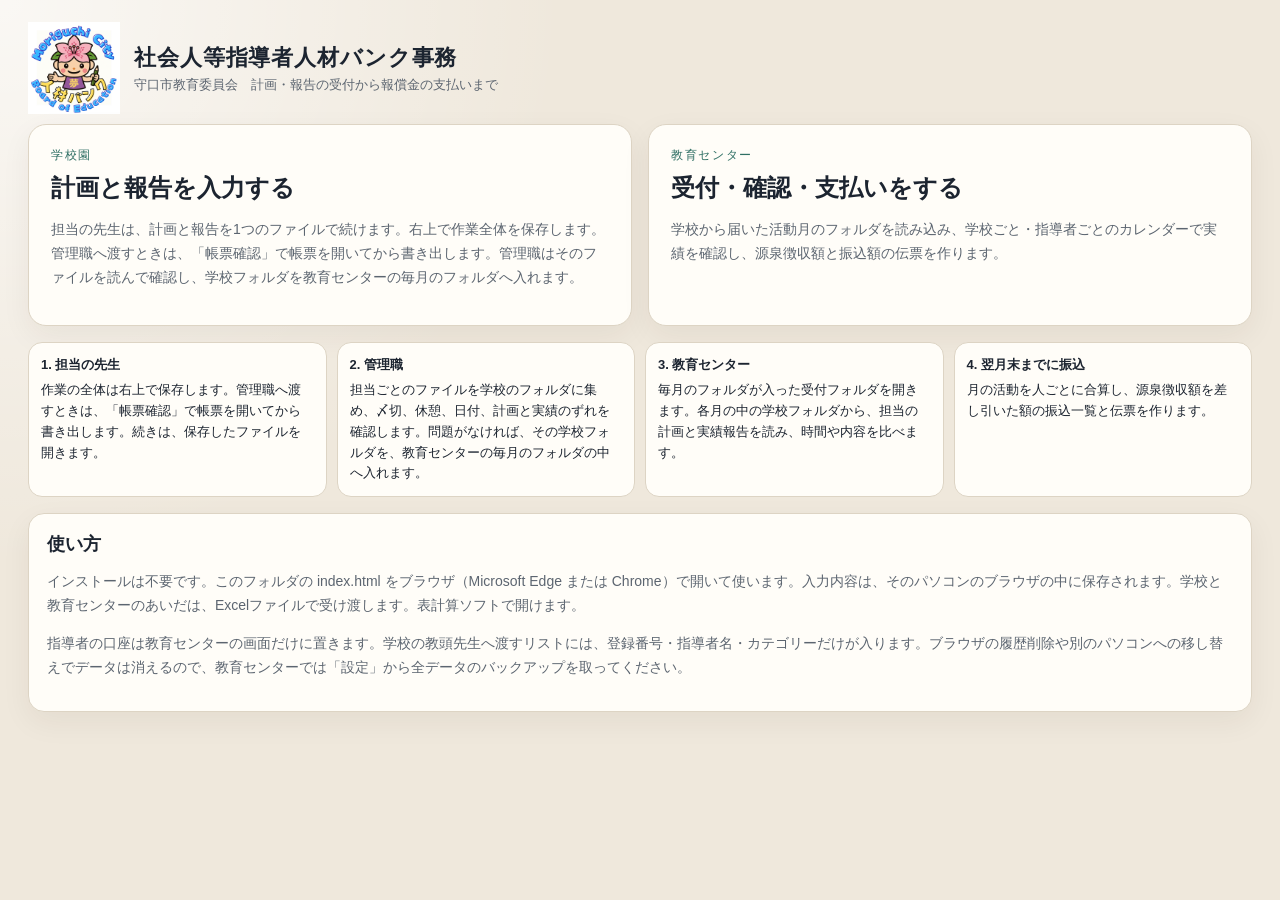
<file: index.html>
<!DOCTYPE html>
<html lang="ja">
<head>
  <meta charset="UTF-8">
  <meta name="viewport" content="width=device-width, initial-scale=1">
  <title>守口市社会人等指導者人材バンク事務</title>
  <link rel="stylesheet" href="css/app.css">
</head>
<body>
  <header class="site-header">
    <div class="brand">
      <img class="seal" src="logo/人材バンクLogo.png" alt="守口市教育委員会の人材バンクのロゴ">
      <div>
        <h1>社会人等指導者人材バンク事務</h1>
        <p>守口市教育委員会　計画・報告の受付から報償金の支払いまで</p>
      </div>
    </div>
  </header>
  <main class="wrap">
    <section class="home-grid">
      <a class="home-card" href="school.html">
        <div class="kicker">学校園</div>
        <h2>計画と報告を入力する</h2>
        <p class="lead">担当の先生は、計画と報告を1つのファイルで続けます。右上で作業全体を保存します。管理職へ渡すときは、「帳票確認」で帳票を開いてから書き出します。管理職はそのファイルを読んで確認し、学校フォルダを教育センターの毎月のフォルダへ入れます。</p>
      </a>
      <a class="home-card" href="center.html">
        <div class="kicker">教育センター</div>
        <h2>受付・確認・支払いをする</h2>
        <p class="lead">学校から届いた活動月のフォルダを読み込み、学校ごと・指導者ごとのカレンダーで実績を確認し、源泉徴収額と振込額の伝票を作ります。</p>
      </a>
    </section>

    <div class="steps">
      <div class="step"><b>1. 担当の先生</b>作業の全体は右上で保存します。管理職へ渡すときは、「帳票確認」で帳票を開いてから書き出します。続きは、保存したファイルを開きます。</div>
      <div class="step"><b>2. 管理職</b>担当ごとのファイルを学校のフォルダに集め、〆切、休憩、日付、計画と実績のずれを確認します。問題がなければ、その学校フォルダを、教育センターの毎月のフォルダの中へ入れます。</div>
      <div class="step"><b>3. 教育センター</b>毎月のフォルダが入った受付フォルダを開きます。各月の中の学校フォルダから、担当の計画と実績報告を読み、時間や内容を比べます。</div>
      <div class="step"><b>4. 翌月末までに振込</b>月の活動を人ごとに合算し、源泉徴収額を差し引いた額の振込一覧と伝票を作ります。</div>
    </div>

    <section class="panel" style="margin-top:16px">
      <h2>使い方</h2>
      <p class="lead">インストールは不要です。このフォルダの index.html をブラウザ（Microsoft Edge または Chrome）で開いて使います。入力内容は、そのパソコンのブラウザの中に保存されます。学校と教育センターのあいだは、Excelファイルで受け渡します。表計算ソフトで開けます。</p>
      <p class="lead">指導者の口座は教育センターの画面だけに置きます。学校の教頭先生へ渡すリストには、登録番号・指導者名・カテゴリーだけが入ります。ブラウザの履歴削除や別のパソコンへの移し替えでデータは消えるので、教育センターでは「設定」から全データのバックアップを取ってください。</p>
    </section>
  </main>
</body>
</html>
</file>
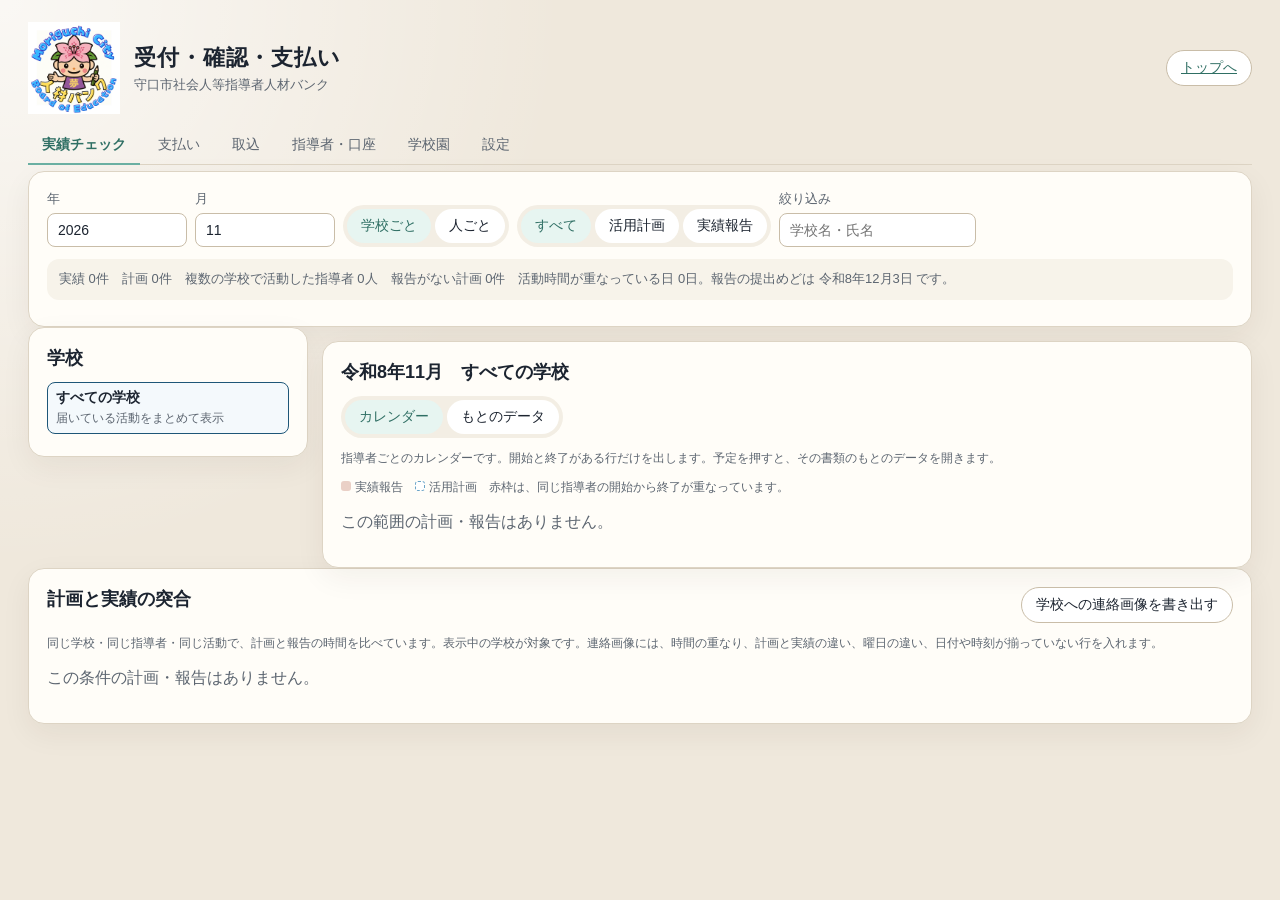
<file: center.html>
<!DOCTYPE html>
<html lang="ja">
<head>
  <meta charset="UTF-8">
  <meta name="viewport" content="width=device-width, initial-scale=1">
  <title>教育センター｜人材バンク事務</title>
  <link rel="stylesheet" href="css/app.css">
</head>
<body>
  <header class="site-header">
    <div class="brand">
      <img class="seal" src="logo/人材バンクLogo.png" alt="守口市教育委員会の人材バンクのロゴ">
      <div>
        <h1>受付・確認・支払い</h1>
        <p>守口市社会人等指導者人材バンク</p>
      </div>
    </div>
    <div class="header-links">
      <a class="btn" href="index.html">トップへ</a>
    </div>
  </header>
  <main class="wrap">
    <nav class="tabs" id="tabs"></nav>
    <div id="app"></div>
  </main>
  <script src="js/core.js"></script>
  <script src="js/xlsx.full.min.js"></script>
  <script src="js/center.js"></script>
</body>
</html>
</file>
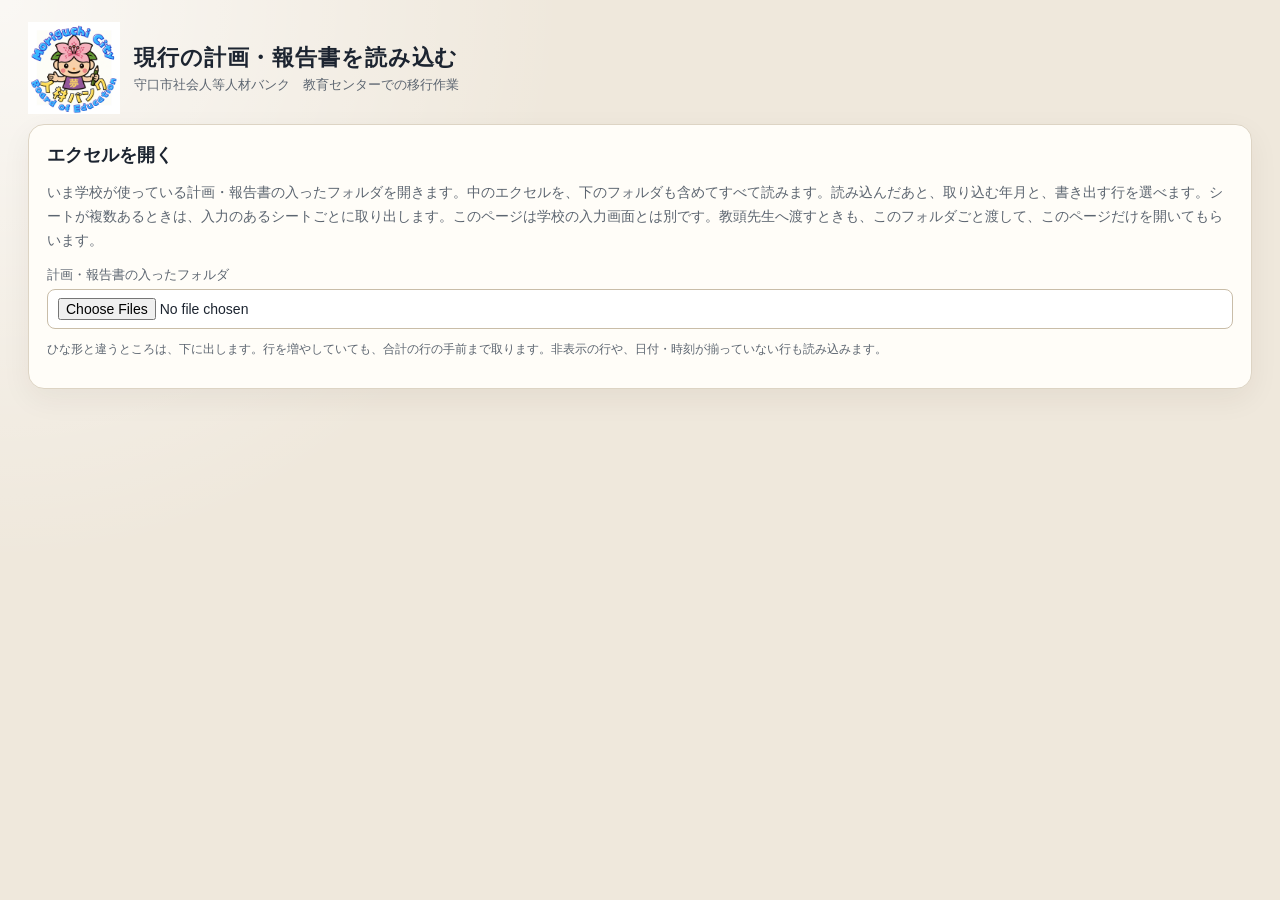
<file: legacy.html>
<!DOCTYPE html>
<html lang="ja">
<head>
  <meta charset="UTF-8">
  <meta name="viewport" content="width=device-width, initial-scale=1">
  <title>現行の計画・報告書を読み込む</title>
  <link rel="stylesheet" href="css/app.css">
</head>
<body>
  <header class="site-header">
    <div class="brand">
      <img class="seal" src="logo/人材バンクLogo.png" alt="守口市教育委員会の人材バンクのロゴ">
      <div>
        <h1>現行の計画・報告書を読み込む</h1>
        <p>守口市社会人等人材バンク　教育センターでの移行作業</p>
      </div>
    </div>
  </header>
  <main class="wrap">
    <section class="panel">
      <h2>エクセルを開く</h2>
      <p class="lead">いま学校が使っている計画・報告書の入ったフォルダを開きます。中のエクセルを、下のフォルダも含めてすべて読みます。読み込んだあと、取り込む年月と、書き出す行を選べます。シートが複数あるときは、入力のあるシートごとに取り出します。このページは学校の入力画面とは別です。教頭先生へ渡すときも、このフォルダごと渡して、このページだけを開いてもらいます。</p>
      <label class="field">計画・報告書の入ったフォルダ<input id="legacy-folder" type="file" webkitdirectory directory multiple></label>
      <p id="legacy-status" class="small"></p>
      <p class="small">ひな形と違うところは、下に出します。行を増やしていても、合計の行の手前まで取ります。非表示の行や、日付・時刻が揃っていない行も読み込みます。</p>
    </section>
    <div id="app"></div>
  </main>
  <script src="js/core.js"></script>
  <script src="js/xlsx.full.min.js"></script>
  <script src="js/legacy.js"></script>
</body>
</html>
</file>
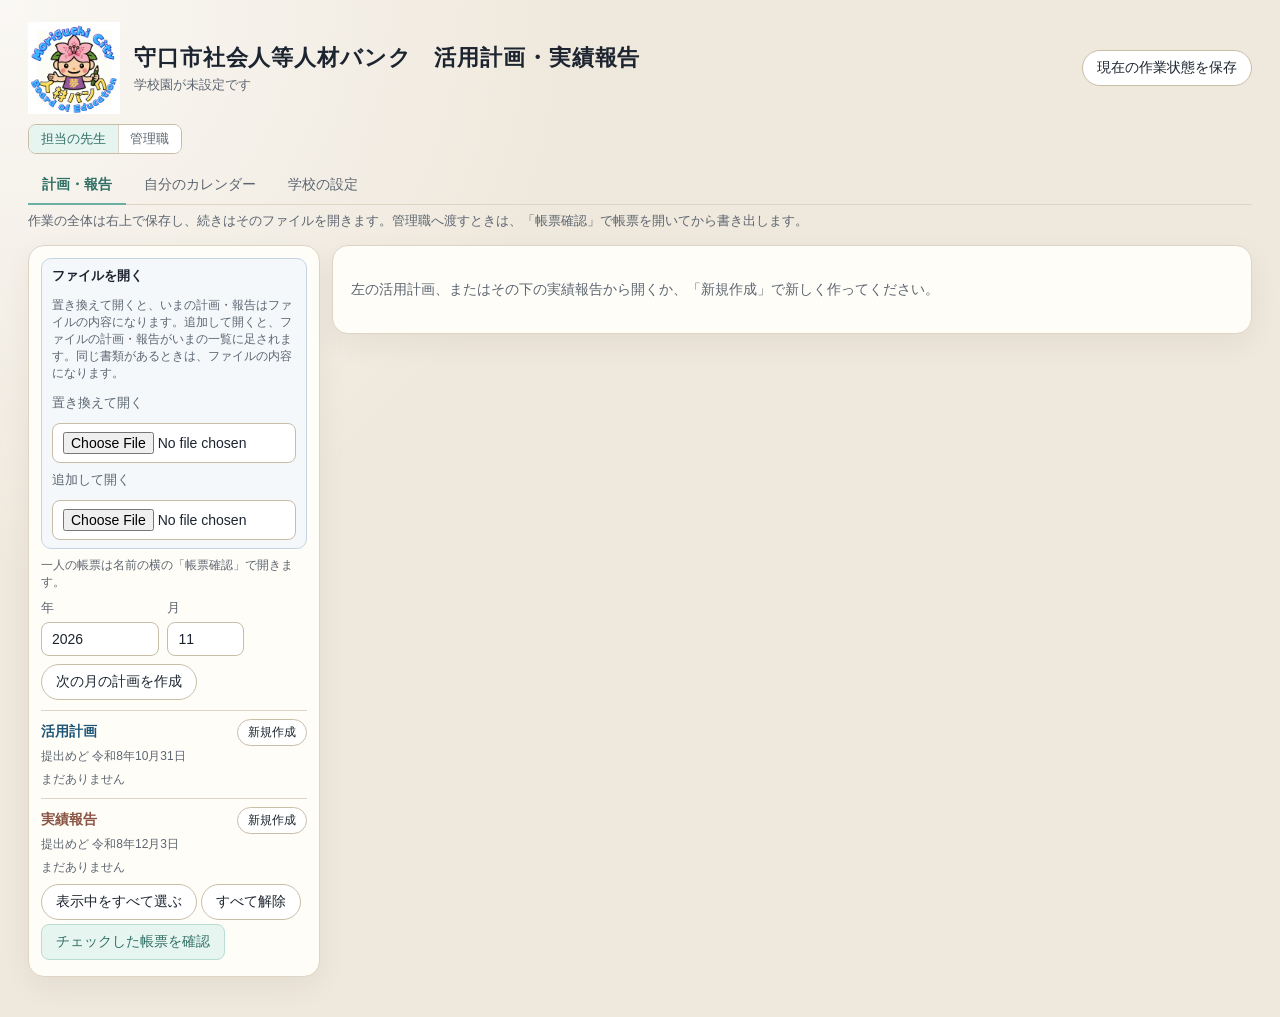
<file: school.html>
<!DOCTYPE html>
<html lang="ja">
<head>
  <meta charset="UTF-8">
  <meta name="viewport" content="width=device-width, initial-scale=1">
  <title>守口市社会人等人材バンク　活用計画・実績報告</title>
  <link rel="stylesheet" href="css/app.css">
</head>
<body>
  <header class="site-header">
    <div class="brand">
      <img class="seal" src="logo/人材バンクLogo.png" alt="守口市教育委員会の人材バンクのロゴ">
      <div>
        <h1>守口市社会人等人材バンク　活用計画・実績報告</h1>
        <p id="school-caption">守口市社会人等指導者人材バンク</p>
      </div>
    </div>
    <div class="header-links">
      <span id="state-note" class="state-note" role="status"></span>
      <button type="button" class="btn" data-action="save-state">現在の作業状態を保存</button>
    </div>
  </header>
  <main class="wrap">
    <div id="role-bar"></div>
    <nav class="tabs" id="tabs"></nav>
    <p id="role-note" class="role-note"></p>
    <div id="app"></div>
  </main>
  <script src="js/core.js"></script>
  <script src="js/xlsx.full.min.js"></script>
  <script src="js/school.js"></script>
</body>
</html>
</file>
<file: css/app.css>
:root {
  --bg: #efe8dc;
  --paper: #fffdf8;
  --ink: #1c2430;
  --muted: #5c6570;
  --line: #ddd4c4;
  --line-strong: #c9bda8;
  --green: #6aafa2;
  --green-d: #2f6f64;
  --green-bg: #e7f5f1;
  --amber: #9a7840;
  --amber-bg: #fbf6e8;
  --red: #b86a55;
  --red-bg: #fbf1ec;
  --blue: #6aa4c8;
  --blue-d: #1e5678;
  --blue-bg: #f4f9fc;
  --orange: #d7a08e;
  --orange-d: #8a5344;
  --orange-bg: #fbf6f3;
  --shadow: 0 10px 30px rgba(48, 38, 20, 0.06);
  --sans: "Yu Gothic UI", "Yu Gothic", "Hiragino Sans", "Meiryo", sans-serif;
  --serif: "Yu Mincho", "Hiragino Mincho ProN", "MS PMincho", serif;
}

* { box-sizing: border-box; }
html, body { margin: 0; padding: 0; }
body {
  font-family: var(--sans);
  color: var(--ink);
  background:
    radial-gradient(circle at top left, rgba(255,255,255,.7), transparent 36%),
    var(--bg);
  min-height: 100vh;
}
button, input, select, textarea { font-family: inherit; color: inherit; }
button { cursor: pointer; }
a { color: var(--green-d); }

.site-header {
  display: flex;
  justify-content: space-between;
  gap: 16px;
  align-items: center;
  flex-wrap: wrap;
  padding: 22px 28px 10px;
}
.header-links { margin-left: auto; flex: 0 0 auto; }
.state-note { font-size: 12px; color: var(--green-d); white-space: nowrap; }
.brand { display: flex; gap: 14px; align-items: center; }
.seal {
  width: 92px;
  height: 92px;
  flex: 0 0 auto;
  display: block;
  object-fit: contain;
}
.brand h1 { margin: 0; font-size: 22px; font-weight: 700; letter-spacing: .04em; }
.brand p { margin: 3px 0 0; color: var(--muted); font-size: 13px; }
.header-links { display: flex; gap: 8px; align-items: center; }

.wrap { padding: 0 28px 40px; }
.role-switch {
  display: inline-flex;
  margin: 0 0 10px;
  border: 1px solid var(--line-strong);
  border-radius: 8px;
  overflow: hidden;
  background: white;
}
.role-switch .role {
  border: 0;
  border-radius: 0;
  background: white;
  padding: 5px 12px;
  font-size: 13px;
  font-weight: 500;
  color: var(--muted);
}
.role-switch .role + .role { box-shadow: inset 1px 0 0 var(--line); }
.role-switch .role.teacher.active { background: var(--green-bg); color: var(--green-d); }
.role-switch .role.manager.active { background: #e3f2fb; color: var(--blue-d); }
.role-note {
  margin: 0 0 14px;
  color: var(--muted);
  font-size: 13px;
  line-height: 1.5;
}
body.role-manager .tabs .tab.active {
  background: transparent;
  color: var(--blue-d);
  border-bottom-color: var(--blue);
}
.tabs {
  display: flex;
  gap: 4px;
  flex-wrap: wrap;
  margin: 4px 0 6px;
  border-bottom: 1px solid var(--line);
}
.tabs .tab {
  border: 0;
  border-radius: 0;
  background: transparent;
  padding: 8px 14px 9px;
  color: var(--muted);
  border-bottom: 2px solid transparent;
  margin-bottom: -1px;
}
.tabs .tab.active {
  background: transparent;
  color: var(--green-d);
  border-color: transparent;
  border-bottom-color: var(--green);
  font-weight: 700;
}
.tab, .btn, .seg button {
  border: 1px solid var(--line-strong);
  background: #fff;
  border-radius: 999px;
  padding: 8px 14px;
  font-size: 14px;
}
.tab.active, .seg button.active, .btn-primary {
  background: var(--green-bg);
  border-color: #b7ddd4;
  color: var(--green-d);
}
label.btn { cursor: pointer; }
label.btn input { display: none; }
.btn-primary { border-radius: 8px; }
.btn:hover { background: #e8dfd0; border-color: #8f7d62; }
.btn-primary:hover { background: #b7ddd4; border-color: #2f6f64; color: #1a4f45; }
.btn-danger { background: white; color: var(--red); border-color: #f0c2b0; border-radius: 8px; }
.btn-danger:hover { background: #fbf3f0; border-color: #d7a090; color: var(--red); }
.btn-ghost { background: transparent; border-radius: 8px; }
.btn-ghost:hover { background: #f3efe6; }
.btn[disabled], .btn[disabled]:hover { opacity: .5; cursor: not-allowed; background: #fff; border-color: var(--line-strong); color: inherit; }

.panel {
  background: var(--paper);
  border: 1px solid var(--line);
  border-radius: 16px;
  box-shadow: var(--shadow);
  padding: 18px;
}
.panel + .panel { margin-top: 14px; }
.panel h2 { margin: 0 0 12px; font-size: 18px; }
.panel h3 { margin: 18px 0 8px; font-size: 15px; }
.lead { color: var(--muted); font-size: 14px; line-height: 1.7; }

.grid-2 { display: grid; grid-template-columns: 280px 1fr; gap: 14px; align-items: start; }
.check-person { margin-top: 18px; padding-top: 14px; border-top: 1px solid var(--line); }
.check-person:first-child { margin-top: 4px; padding-top: 0; border-top: 0; }
.check-person h3 { margin: 0 0 8px; font-size: 16px; }
.check-person h3 span { display: block; margin-top: 2px; font-size: 12px; font-weight: 500; color: var(--muted); }
.check-source .btn { padding: 1px 7px; font-size: 11px; margin-left: 6px; vertical-align: middle; }
.check-source th, .check-source td { white-space: nowrap; }
.check-source td:last-child { white-space: normal; min-width: 10rem; }
td.school-code-cell { width: 6.5rem; }
.pay-cols { list-style: none; margin: 0; padding: 0; }
.pay-cols li { display: flex; align-items: center; gap: 8px; padding: 4px 0; }
.pay-cols .checks { margin: 0; }
.grid-2.compact-side { grid-template-columns: 292px 1fr; gap: 12px; }
.pair { display: grid; grid-template-columns: 1fr 1fr; gap: 14px; align-items: start; }
.grid-form { display: grid; grid-template-columns: 1fr 1fr; gap: 12px 14px; }
.span-2 { grid-column: span 2; }
label.field { display: flex; flex-direction: column; gap: 5px; font-size: 13px; color: var(--muted); }
label.field input, label.field select, label.field textarea, .table-input {
  border: 1px solid var(--line-strong);
  background: white;
  border-radius: 8px;
  padding: 8px 10px;
  font-size: 14px;
  color: var(--ink);
  width: 100%;
}
textarea { min-height: 72px; resize: vertical; }
.checks { display: flex; flex-wrap: wrap; gap: 8px 14px; }
.checks label { font-size: 14px; color: var(--ink); display: flex; gap: 6px; align-items: center; }

.toolbar { display: flex; flex-wrap: wrap; gap: 8px; align-items: end; margin-bottom: 12px; }
.toolbar .field { min-width: 140px; }

.start-box {
  border: 1px solid #c5d4e4;
  background: #f4f8fb;
  border-radius: 10px;
  padding: 8px 10px;
  margin-bottom: 8px;
}
.start-box strong { display: block; margin-bottom: 2px; font-size: 13px; }
.start-box .field { margin-top: 8px; }
.start-box input { display: block; margin-top: 6px; max-width: 100%; font-size: 12px; }
.editor-col { min-width: 0; }
.side-panel { padding: 12px; }
.side-hint { margin: 0 0 8px; }
.side-tools { margin-bottom: 4px; }
.side-tools .field { min-width: 0; flex: 1; }
.side-tools .year-field { flex: 0 0 7.4rem; width: 7.4rem; min-width: 7.4rem; }
.side-tools .month-field { flex: 0 0 4.8rem; width: 4.8rem; min-width: 4.8rem; }
.side-tools .year-field input,
.side-tools .month-field input { width: 100%; min-width: 0; }
.side-group { margin-top: 10px; padding-top: 8px; border-top: 1px solid var(--line); }
.side-group h3 { margin: 0; font-size: 14px; }
.side-group .small { margin: 2px 0 6px; }
.side-head { display: flex; justify-content: space-between; align-items: center; gap: 6px; }
.side-head .btn { padding: 4px 10px; font-size: 12px; }
.side-group.plan h3 { color: var(--blue-d); }
.side-group.report h3 { color: var(--orange-d); }
.side-group.plan .list-btn { border-left: 3px solid #b7d6ea; background: var(--blue-bg); }
.side-group.report .list-btn { border-left: 3px solid #ead0c6; background: var(--orange-bg); }
.side-group .muted { margin: 0; font-size: 12px; }
.person-row {
  display: flex;
  align-items: stretch;
  gap: 4px;
  margin-bottom: 4px;
}
.list-btn {
  width: 100%;
  text-align: left;
  border: 1px solid var(--line);
  background: white;
  border-radius: 8px;
  padding: 6px 8px;
  margin-bottom: 4px;
}
.person-row .list-btn { flex: 1; min-width: 0; margin-bottom: 0; }
.person-submit {
  flex: 0 0 auto;
  align-self: center;
  padding: 6px 8px;
  font-size: 12px;
  white-space: nowrap;
  border-radius: 8px;
}
.person-check {
  flex: 0 0 auto;
  display: flex;
  align-items: center;
  padding: 0 2px;
}
.person-check input { width: 18px; height: 18px; }
.submit-note { margin: 0 0 8px; }
.bundle-bar { margin-top: 8px; }
.session-actions { margin-top: 8px; align-items: center; }
.bundle-bar .btn { margin-bottom: 4px; }
.list-btn.active { border-color: var(--blue-d); background: var(--blue-bg); }
.list-btn strong { display: block; font-size: 14px; }
.list-btn span { display: block; color: var(--muted); font-size: 12px; margin-top: 3px; }
.list-btn .file-name { color: var(--green-d); font-size: 11px; word-break: break-all; }

.table-wrap { overflow: auto; }
table.data { width: 100%; border-collapse: collapse; font-size: 13px; }
table.data th, table.data td { border-bottom: 1px solid var(--line); padding: 8px 7px; text-align: left; vertical-align: top; }
table.data th { font-size: 12px; color: var(--muted); font-weight: 600; white-space: nowrap; }
table.data tr:hover td { background: #fbf8f2; }
table.data tr.group td {
  background: #9fd0f5;
  color: #14324d;
  font-weight: 700;
  font-size: 14px;
  padding-top: 10px;
  padding-bottom: 10px;
  border-bottom: 2px solid #5aa3d9;
}
table.data tr.is-plan td { background: #f7fbfe; }
table.data tr.is-report td { background: #fdf9f7; }
table.data tr.is-plan td:first-child { color: var(--blue-d); font-weight: 650; box-shadow: inset 3px 0 0 #b7d6ea; }
table.data tr.is-report td:first-child { color: var(--orange-d); font-weight: 650; box-shadow: inset 3px 0 0 #ead0c6; }
table.data tr.kind-total td { font-weight: 700; }
table.data tr.kind-total.is-plan td { background: #eaf4fb; }
table.data tr.kind-total.is-report td { background: #f8efe9; }
table.data tr.is-plan:hover td { background: #f7fbfe; }
table.data tr.is-report:hover td { background: #fdf9f7; }
table.data tr.kind-total.is-plan:hover td { background: #eaf4fb; }
table.data tr.kind-total.is-report:hover td { background: #f8efe9; }
table.data tr.is-focus.is-plan td,
table.data tr.is-focus.is-report td,
table.data tr.is-focus.is-plan:hover td,
table.data tr.is-focus.is-report:hover td { background: #fff6dc; }
.group-total { font-weight: 650; white-space: nowrap; }
.preview-tools { margin-bottom: 12px; }
.form-sheet {
  background: white;
  color: #161616;
  border: 1px solid #222;
  padding: 18px 18px 14px;
  margin-top: 12px;
  font-size: 13px;
}
.form-sheet-top { display: flex; justify-content: space-between; gap: 12px; align-items: flex-start; }
.form-mark { font-size: 12px; }
.form-date { font-size: 13px; }
.form-org { margin: 4px 0 0; font-size: 13px; }
.form-sheet h2 {
  margin: 10px 0 12px;
  text-align: center;
  font-family: var(--serif);
  font-size: 22px;
  font-weight: 700;
  letter-spacing: .18em;
}
.form-school { margin: 0 0 4px; text-align: right; }
.form-fields, .form-sessions { width: 100%; border-collapse: collapse; margin-top: 8px; }
.form-sheet th, .form-sheet td { border: 1px solid #222; padding: 5px 6px; vertical-align: middle; }
.form-fields th { width: 7.2rem; background: #f6f3ec; font-weight: 650; text-align: left; white-space: nowrap; }
.form-sessions th { background: #f6f3ec; font-weight: 650; text-align: center; white-space: nowrap; }
.form-lead { margin: 10px 0 0; }
.form-total td { font-weight: 700; }
.form-total td:first-child { text-align: right; }
.form-sheet .center { text-align: center; white-space: nowrap; }
table.data tr.group:hover td { background: #9fd0f5; color: #14324d; }
.sheet .sign { margin-top: 18px; }
.sheet .sign td { height: 48px; }
.num { text-align: right; font-variant-numeric: tabular-nums; white-space: nowrap; }

.badge {
  display: inline-block;
  border-radius: 999px;
  padding: 2px 8px;
  font-size: 12px;
  background: #efe8dc;
  color: var(--ink);
  white-space: nowrap;
}
.badge.ok { background: #e5f6f2; color: var(--green-d); }
.badge.warn { background: var(--amber-bg); color: var(--amber); }
.badge.bad { background: var(--red-bg); color: var(--red); }
.badge.plan { background: var(--blue-bg); color: var(--blue-d); }

.note, .alert {
  border-radius: 12px;
  padding: 10px 12px;
  font-size: 13px;
  line-height: 1.6;
  margin: 8px 0;
}
.note { background: #f7f3ea; color: var(--muted); }
.alert.warn { background: var(--amber-bg); color: #6d4708; }
.alert.bad { background: var(--red-bg); color: var(--red); }
.alert.ok { background: #e5f6f2; color: var(--green-d); }
#break-prompt { white-space: pre-line; }

.cal { display: grid; grid-template-columns: repeat(7, 1fr); gap: 6px; }
.cal-dow, .day {
  border-radius: 10px;
  min-width: 0;
}
.cal-dow { text-align: center; font-size: 12px; color: var(--muted); padding: 4px; }
.cal-dow.sun, .day.sun .num { color: var(--red); }
.cal-dow.sat, .day.sat .num { color: var(--blue); }
.day {
  background: white;
  border: 1px solid var(--line);
  min-height: 108px;
  padding: 6px;
}
.day.out { background: transparent; border-color: transparent; }
.day.today { border-color: var(--green); }
.day .num { font-size: 12px; font-weight: 700; margin-bottom: 4px; }
.chip {
  display: block;
  width: 100%;
  text-align: left;
  border: 1px solid rgba(20, 50, 77, 0.16);
  color: #14324d;
  border-radius: 7px;
  padding: 3px 6px;
  margin-top: 3px;
  font-size: 11px;
  line-height: 1.35;
}
.chip b, .chip span { display: block; }
.chip b { font-size: 12px; font-weight: 700; letter-spacing: 0; }
.chip .clash { margin-top: 2px; font-weight: 700; }
.chip.overlap { box-shadow: inset 0 0 0 2px var(--red); }
.day.has-overlap { background: #fbf6f4; }
.chip.plan {
  background: white !important;
  color: var(--ink);
  border: 1px dashed currentColor;
}
.legend { display: flex; gap: 12px; flex-wrap: wrap; font-size: 12px; color: var(--muted); margin: 8px 0; }
.swatch { width: 10px; height: 10px; border-radius: 3px; display: inline-block; margin-right: 4px; }

.seg { display: inline-flex; gap: 4px; background: #f3eee4; padding: 4px; border-radius: 999px; }
.seg button { border: 0; }

.dropzone {
  border: 1.5px dashed var(--line-strong);
  border-radius: 16px;
  padding: 28px;
  text-align: center;
  background: #fff;
}
.dropzone.drag { border-color: var(--blue); background: var(--blue-bg); }
.dropzone strong { display: block; margin-bottom: 6px; }

.home-grid { display: grid; grid-template-columns: 1fr 1fr; gap: 16px; }
.home-card {
  display: block;
  text-decoration: none;
  color: inherit;
  background: var(--paper);
  border: 1px solid var(--line);
  border-radius: 18px;
  padding: 22px;
  box-shadow: var(--shadow);
  min-height: 180px;
}
.home-card:hover { border-color: var(--green); }
.home-card h2 { margin: 8px 0; }
.kicker { font-size: 12px; letter-spacing: .14em; color: var(--green-d); }
.steps { display: grid; grid-template-columns: repeat(4, 1fr); gap: 10px; margin-top: 16px; }
.step { background: var(--paper); border: 1px solid var(--line); border-radius: 14px; padding: 12px; font-size: 13px; line-height: 1.6; }
.step b { display: block; margin-bottom: 4px; }

.doc-form .split { margin-bottom: 4px; }
.doc-form .split h2, .doc-form .detail-head h3 { margin: 0; }
.doc-form h2 .doc-who:empty { display: none; }
.doc-form h2 .doc-who { margin-left: .65em; }
.doc-form .detail-head { margin: 16px 0 8px; }
.doc-form h3 { margin: 10px 0 4px; }
.who {
  display: grid;
  grid-template-columns: 5.6rem minmax(0, 1.5fr) minmax(0, 1.1fr);
  gap: 6px 12px;
  align-items: end;
  background: #f7f4ee;
  border: 1px solid var(--line);
  border-radius: 10px;
  padding: 8px 12px;
  margin: 8px 0 10px;
}
.who-name input { font-size: 16px; font-weight: 700; }
.doc-head {
  display: grid;
  grid-template-columns: 1.35fr 1.1fr 0.7fr 0.7fr;
  gap: 6px 10px;
  margin: 8px 0 4px;
}
.doc-head .wide { grid-column: span 2; }
.doc-head .full { grid-column: 1 / -1; }
.doc-form label.field { gap: 2px; font-size: 12px; }
.doc-form label.field input,
.doc-form label.field select,
.doc-form label.field textarea {
  padding: 4px 8px;
  font-size: 13px;
  border-radius: 6px;
  min-height: 0;
}
.doc-form textarea.summary { min-height: 34px; height: 38px; }
.ym { display: flex; gap: 6px; }
.ym input:first-child { flex: 1.4; }
.ym input:last-child { flex: 0.8; min-width: 3.2rem; }
.sessions { margin-top: 4px; min-width: 0; }
.session {
  display: flex;
  flex-wrap: nowrap;
  align-items: end;
  gap: 6px;
  border: 1px solid var(--line);
  border-radius: 10px;
  padding: 8px;
  margin-bottom: 8px;
  background: #fff;
  min-width: 0;
}
.session .field { width: auto; flex: 0 0 auto; min-width: 0; }
.session input[type="date"] { width: 8.5rem; padding-left: 4px; padding-right: 2px; }
.session input[type="time"] { width: 5.5rem; padding-left: 4px; padding-right: 0; }
.session input[type="number"] { width: 3.2rem; padding-left: 6px; padding-right: 4px; }
.session .break-field { flex: 0 0 auto; }
.session input[type="date"]::-webkit-calendar-picker-indicator,
.session input[type="time"]::-webkit-calendar-picker-indicator { margin: 0; padding: 0; }
.session .wd,
.session .mins {
  font-size: 12px;
  color: var(--muted);
  white-space: nowrap;
  flex: 0 0 auto;
}
.session .mins { display: flex; flex-direction: column; gap: 2px; padding-bottom: 0; }
.session .mins strong { color: var(--ink); font-weight: 650; font-size: 13px; padding-bottom: 5px; }
.session .wd { padding-bottom: 7px; }
.session .session-content { flex: 1 1 0; min-width: 0; }
.session .session-content input { width: 100%; }
.session .btn { flex: 0 0 auto; margin-bottom: 1px; padding: 4px 8px; font-size: 12px; }
.subpanel {
  border: 1px solid var(--line);
  border-radius: 14px;
  padding: 14px 16px 16px;
  background: #fff;
}
.subpanel h3 { margin-top: 0; }
.muted { color: var(--muted); }
.right { margin-left: auto; }
.split { display: flex; justify-content: space-between; gap: 8px; align-items: center; }
.small { font-size: 12px; color: var(--muted); }

.voucher { background: white; color: black; }
.sheet {
  border: 1px solid #222;
  padding: 16px 16px 12px;
  margin-top: 14px;
  page-break-after: always;
}
.sheet:last-child { page-break-after: auto; }
.sheet h2 { text-align: center; font-family: var(--serif); font-size: 18px; letter-spacing: .12em; margin: 0 0 4px; }
.sheet .meta { display: flex; justify-content: space-between; font-size: 12px; margin-bottom: 8px; }
.sheet table { width: 100%; border-collapse: collapse; font-size: 12px; }
.sheet th, .sheet td { border: 1px solid #222; padding: 4px 5px; vertical-align: top; }
.sheet tfoot td { font-weight: 700; }
.footnote { font-size: 11px; line-height: 1.55; margin-top: 8px; }

@media (max-width: 980px) {
  .grid-2, .grid-2.compact-side, .pair, .home-grid, .steps, .grid-form { grid-template-columns: 1fr; }
  .doc-head { grid-template-columns: 1fr 1fr; }
  .who { grid-template-columns: 5.6rem minmax(0, 1fr) minmax(0, 1fr); }
  .session { flex-wrap: wrap; }
  .session .session-content { flex: 1 1 12rem; }
  .span-2 { grid-column: auto; }
  .site-header, .wrap { padding-left: 14px; padding-right: 14px; }
}

@media print {
  body { background: white; }
  .site-header, .tabs, #role-bar, .role-note, .toolbar, .no-print, .home-grid { display: none !important; }
  body.has-preview .side-panel { display: none !important; }
  body.has-preview .grid-2.compact-side { display: block; }
  body.has-preview .form-sheet { break-after: page; border: 0; }
  body.has-preview .form-sheet:last-child { break-after: auto; }
  .wrap { padding: 0; }
  .panel { box-shadow: none; border: 0; padding: 0; }
  .panel.no-print { display: none !important; }
  .sheet { break-after: page; }
}
</file>
